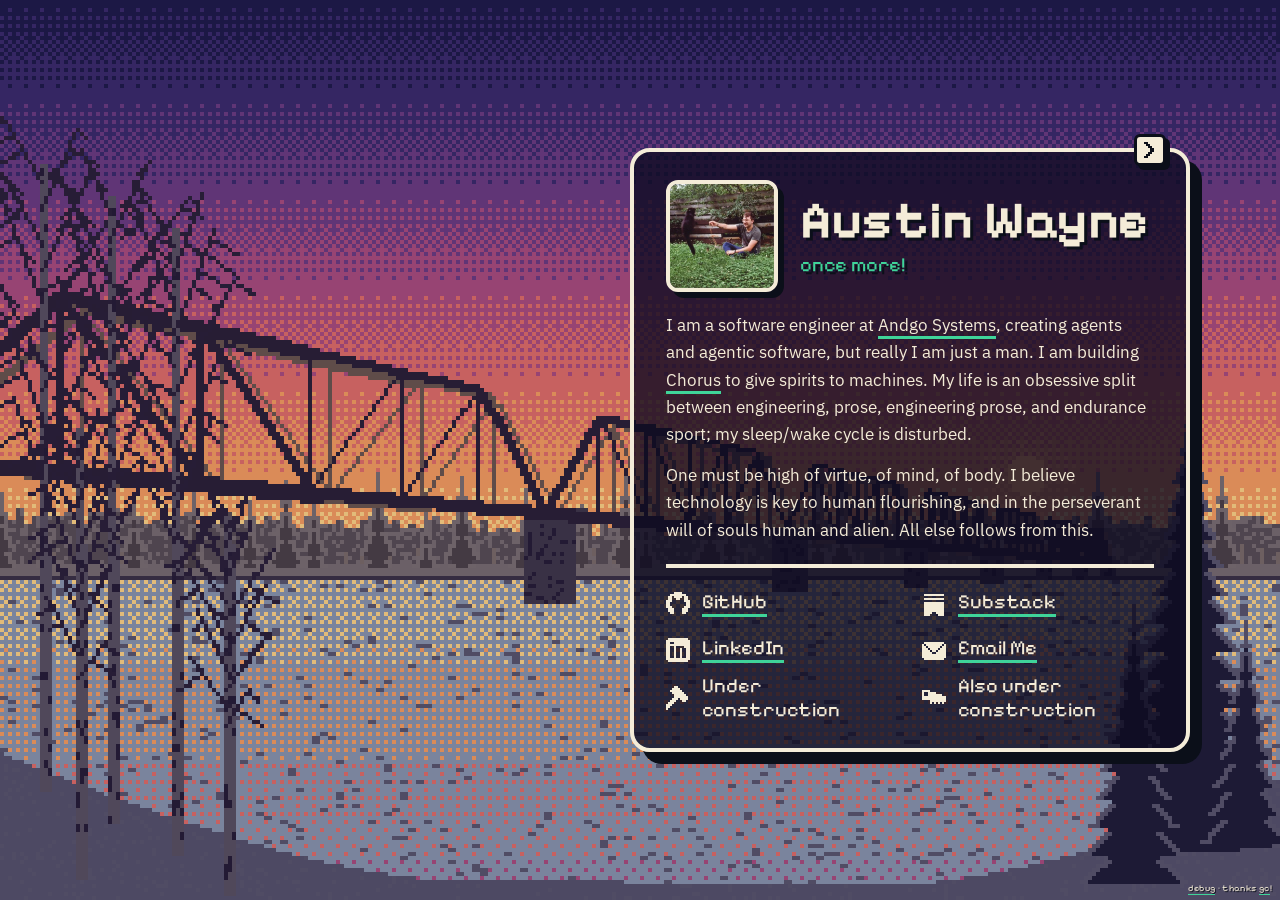
<file: index.html>
<!doctype html>
<html lang="en">
<head>
<meta charset="utf-8">
<meta name="viewport" content="width=device-width, initial-scale=1">
<title>Austin Wayne</title>
<meta name="description" content="Developer and writer.">
<meta property="og:type" content="website">
<meta property="og:url" content="https://xarillian.com/">
<meta property="og:site_name" content="xarillian">
<meta property="og:title" content="Austin Wayne">
<meta property="og:description" content="Developer and writer.">
<meta property="og:image" content="https://xarillian.com/images/preview.png">
<meta property="og:image:width" content="1200">
<meta property="og:image:height" content="630">
<meta property="og:image:alt" content="A pixel-art photo of Austin Wayne sitting in clover, playing with a black cat, beside his name.">
<meta name="twitter:card" content="summary_large_image">
<link rel="canonical" href="https://xarillian.com/">
<link rel="preconnect" href="https://fonts.googleapis.com">
<link rel="preconnect" href="https://fonts.gstatic.com" crossorigin>
<link href="https://fonts.googleapis.com/css2?family=Pixelify+Sans:wght@400;700&amp;family=IBM+Plex+Sans&amp;display=swap" rel="stylesheet">
<link rel="icon" type="image/png" sizes="32x32" href="favicon-32.png">
<link rel="icon" type="image/png" sizes="16x16" href="favicon-16.png">
<link rel="stylesheet" href="styles.css">
<script type="module" src="src/title_card/landing.js"></script>
</head>
<body>
<canvas id="river" aria-hidden="true"></canvas>
<main class="plaque">
  <button class="fold" type="button" aria-label="Collapse card" hidden>
    <svg viewBox="0 0 12 12" aria-hidden="true"><path d="M3 2h2v1H3zM4 3h2v1H4zM5 4h2v1H5zM6 5h2v2H6zM5 7h2v1H5zM4 8h2v1H4zM3 9h2v1H3z"/></svg>
  </button>
  <header>
    <img src="images/austin.webp" alt="">
    <h1>Austin Wayne</h1>
    <p>once more!</p>
  </header>
  <p>
    I am a software engineer at <a href="https://www.andgosystems.com">Andgo Systems</a>, creating agents and 
    agentic software, but really I am just a man. 
    I am building <a href="https://github.com/xarillian/chorus-llm">Chorus</a> to give spirits to machines. My life 
    is an obsessive split between engineering, prose, engineering prose, and endurance sport; my sleep/wake 
    cycle is disturbed.
  </p>
  <p>
    One must be high of virtue, of mind, of body. I believe technology is key to human flourishing, and 
    in the perseverant will of souls human and alien. All else follows from this.
  </p>
  <ul>
    <li><img src="images/icons/github.svg" alt=""><a href="https://github.com/xarillian" target="_blank" rel="noopener">GitHub</a></li>
    <li><img src="images/icons/substack.svg" alt=""><a href="https://substack.com/@xarillian" target="_blank" rel="noopener">Substack</a></li>
    <li><img src="images/icons/linkedin.svg" alt=""><a href="https://www.linkedin.com/in/austin-heinrich/" target="_blank" rel="noopener">LinkedIn</a></li>
    <li><img src="images/icons/email.svg" alt=""><a href="mailto:austinwheinrich@gmail.com" target="_blank" rel="noopener">Email Me</a></li>
    <li><img src="images/icons/hammer.svg" alt="">Under construction</li>
    <li><img src="images/icons/saw.svg" alt="">Also under construction</li>
  </ul>
</main>
<nav class="rail" aria-label="Links" hidden>
  <button class="unfold" type="button" aria-label="Expand card">
    <svg viewBox="0 0 12 12" aria-hidden="true"><path d="M7 2h2v1H7zM6 3h2v1H6zM5 4h2v1H5zM4 5h2v2H4zM5 7h2v1H5zM6 8h2v1H6zM7 9h2v1H7z"/></svg>
  </button>
</nav>
<p class="corner"><a href="?debug">debug</a> · thanks <a href="https://open.canada.ca/en/open-government-licence-canada" target="_blank" rel="noopener" title="Contains information licensed under the Open Government Licence – Canada">gc</a>!</p>
<aside class="almanac" aria-label="Sky conditions" hidden>
  <canvas></canvas>
  <button id="season" type="button"></button>
  <button id="weather" type="button"></button>
  <button id="time" type="button"></button>
  <button id="moon" type="button"></button>
  <button id="aurora" type="button"></button>
  <button id="stars" type="button"></button>
  <button id="gauge" type="button"></button>
  <button id="hole" type="button"></button>
  <button id="eater" type="button"></button>
  <button id="squatch" type="button"></button>
  <button id="fish" type="button"></button>
  <button id="train" type="button"></button>
</aside>
</body>
</html>
</file>
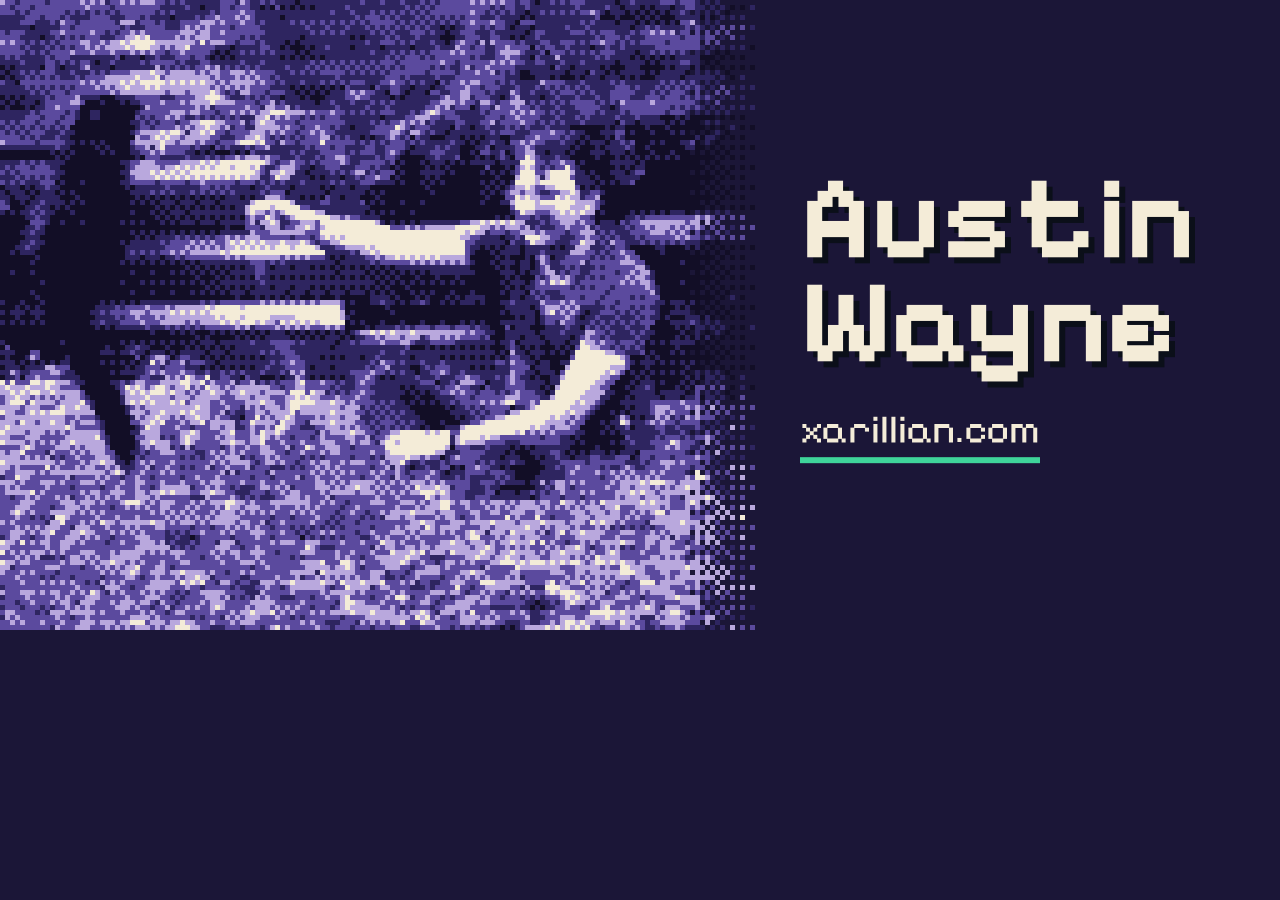
<file: preview/index.html>
<!doctype html>
<html lang="en">
<head>
<meta charset="utf-8">
<meta name="viewport" content="width=device-width, initial-scale=1">
<meta name="robots" content="noindex">
<title>Link preview</title>
<link rel="preconnect" href="https://fonts.googleapis.com">
<link rel="preconnect" href="https://fonts.gstatic.com" crossorigin>
<link href="https://fonts.googleapis.com/css2?family=Pixelify+Sans:wght@400;700&amp;display=swap" rel="stylesheet">
<link rel="icon" type="image/png" sizes="32x32" href="/favicon-32.png">
<link rel="stylesheet" href="/styles.css">
<link rel="stylesheet" href="/preview/preview.css">
<script type="module" src="/preview/preview.js"></script>
</head>
<body>
<main class="preview">
  <canvas width="152" height="126"></canvas>
  <div>
    <h1>Austin<br>Wayne</h1>
    <p>xarillian.com</p>
  </div>
</main>
</body>
</html>
</file>
<file: styles.css>
:root {
  --ink: #0b0f19;
  --paper: #f4ecd8;
  --lilac: #b9a8dd;
  --mint: #3fd49a;
  --dusk: #1b1637;

  --pixel: 'Pixelify Sans', monospace;
  --text: 'IBM Plex Sans', system-ui, sans-serif;
  --edge: 4px;
}

body {
  margin: 0;
  background: var(--dusk);
  color: var(--ink);
  font-family: var(--text);
}

/* Offset right on wide viewports so the near bridge spans and train remain uncovered on the left. */
body:has(.plaque) {
  min-height: 100vh;
  min-height: 100dvh;
  box-sizing: border-box;
  padding: 48px clamp(24px, 7vw, 128px) 48px 24px;
  display: flex;
  align-items: center;
  justify-content: flex-end;
  overflow-x: hidden;
}

a {
  color: inherit;
  text-decoration: none;
  border-bottom: 3px solid var(--mint);
}

button {
  font-family: var(--pixel);
  cursor: pointer;
}

a:hover,
button:hover {
  background: var(--mint);
  color: var(--ink);
}

a:focus-visible,
button:focus-visible {
  outline: 3px solid var(--mint);
  outline-offset: 3px;
}

#river {
  position: fixed;
  top: 0;
  left: 0;
  image-rendering: pixelated;
}

/* 0.78 alpha is the lowest opacity that keeps text above WCAG AA over pure white scene pixels (--paper 8.5:1, --mint 5.3:1). */
.plaque {
  --radius: 20px;
  position: relative;
  width: 100%;
  max-width: 560px;
  box-sizing: border-box;
  padding: 28px 32px 26px;
  display: flex;
  flex-direction: column;
  gap: 14px;
  background: rgb(14 11 32 / 0.78);
  color: var(--paper);
  border: var(--edge) solid var(--paper);
  border-radius: var(--radius);
  box-shadow: 12px 12px 0 var(--ink);
  transition:
    transform 0.35s cubic-bezier(0.4, 0, 0.2, 1),
    opacity 0.2s,
    visibility 0s;
}

.plaque.folded {
  transform: translateX(calc(100% + 140px));
  opacity: 0;
  visibility: hidden;
  transition:
    transform 0.35s cubic-bezier(0.4, 0, 0.2, 1),
    opacity 0.2s 0.1s,
    visibility 0s 0.35s;
}

.fold,
.unfold {
  position: absolute;
  top: -18px;
  width: 32px;
  height: 32px;
  padding: 0;
  display: flex;
  align-items: center;
  justify-content: center;
  background: var(--paper);
  color: var(--ink);
  border: 3px solid var(--ink);
  border-radius: 6px;
  box-shadow: 4px 4px 0 var(--ink);
}

.fold {
  right: 20px;
}

.unfold {
  left: 50%;
  transform: translateX(-50%);
}

/* Expands the 32px chip to a 44px touch target. */
.fold::after,
.unfold::after {
  content: '';
  position: absolute;
  inset: -6px;
}

.fold svg,
.unfold svg {
  width: 24px;
  height: 24px;
  fill: currentColor;
  shape-rendering: crispEdges;
}

.rail {
  position: fixed;
  right: 12px;
  top: 24px;
  padding: 24px 6px 6px;
  display: flex;
  flex-direction: column;
  align-items: center;
  gap: 4px;
  background: rgb(14 11 32 / 0.78);
  color: var(--paper);
  border: var(--edge) solid var(--paper);
  border-radius: 14px;
  box-shadow: 8px 8px 0 var(--ink);
  transform: translateX(calc(100% + 24px));
  opacity: 0;
  visibility: hidden;
  transition:
    transform 0.35s cubic-bezier(0.4, 0, 0.2, 1),
    opacity 0.2s,
    visibility 0s 0.35s;
}

.rail.here {
  transform: translateX(0);
  opacity: 1;
  visibility: visible;
  transition:
    transform 0.35s cubic-bezier(0.2, 0.8, 0.2, 1) 0.1s,
    opacity 0.2s 0.1s,
    visibility 0s;
}

.rail a {
  width: 44px;
  height: 44px;
  padding: 0;
  display: flex;
  align-items: center;
  justify-content: center;
  background: none;
  color: var(--paper);
  border: 0;
  border-radius: 8px;
}

.rail img {
  width: 24px;
  height: 24px;
  image-rendering: pixelated;
}

/* Turns the #f4ecd8 SVG icon paths dark against the --mint hover background. */
.rail a:hover img,
.rail a:focus-visible img {
  filter: brightness(0);
}

@media (prefers-reduced-motion: reduce) {
  .plaque.folded,
  .rail {
    transform: none;
  }

  .plaque,
  .rail.here {
    transition:
      opacity 0.12s,
      visibility 0s;
  }

  .plaque.folded,
  .rail {
    transition:
      opacity 0.12s,
      visibility 0s 0.12s;
  }
}

.plaque header {
  display: grid;
  grid-template-columns: auto minmax(0, 1fr);
  column-gap: 22px;
  align-items: center;
  margin-bottom: 6px;
}

.plaque header img {
  grid-row: 1 / 3;
  width: 112px;
  height: 112px;
  box-sizing: border-box;
  border: var(--edge) solid var(--paper);
  border-radius: 12px;
  object-fit: cover;
  box-shadow: 6px 6px 0 var(--ink);
}

h1 {
  margin: 0;
  font-family: var(--pixel);
  font-weight: 700;
  font-size: clamp(34px, 4.5vw, 52px);
  line-height: 1;
  letter-spacing: 0.01em;
}

.plaque h1 {
  align-self: end;
}

.plaque h1,
.plaque header p {
  text-shadow: 3px 3px 0 var(--ink);
}

.plaque header p {
  align-self: start;
  margin: 6px 0 0;
  font-family: var(--pixel);
  font-size: 20px;
  color: var(--mint);
}

.plaque > p {
  margin: 0;
  font-size: 17px;
  line-height: 1.6;
}

.plaque ul {
  margin: 6px 0 0;
  padding: 14px 0 0;
  list-style: none;
  display: grid;
  grid-template-columns: repeat(2, minmax(0, 1fr));
  column-gap: 24px;
  row-gap: 2px;
  border-top: var(--edge) solid var(--paper);
  font-family: var(--pixel);
  font-size: 20px;
}

.plaque li {
  position: relative;
  min-height: 44px;
  display: flex;
  align-items: center;
  flex-wrap: wrap;
  column-gap: 0.35em;
}

/* A row without a link is one run of text: it breaks beside its icon rather than dropping below it. */
.plaque li:not(:has(a)) {
  flex-wrap: nowrap;
}

/* 12x12 SVG icons rendered at 2x to keep integer pixel edges. */
.plaque li img {
  flex: none;
  width: 24px;
  height: 24px;
  margin-right: 0.25em;
  image-rendering: pixelated;
}

/* Expands the link hit target across the entire list item, including unlinked prefix words. */
.plaque li a::after {
  content: '';
  position: absolute;
  inset: 0;
}

@media (max-width: 900px) {
  body:has(.plaque) {
    padding-inline: 16px;
    justify-content: center;
  }
}

@media (max-width: 640px) {
  body:has(.plaque) {
    padding: 24px 16px 16px;
  }

  .plaque {
    --radius: 16px;
    padding: 16px 18px;
    gap: 8px;
  }

  .plaque header {
    column-gap: 14px;
    margin-bottom: 2px;
  }

  .plaque header img {
    width: clamp(60px, 18vw, 76px);
    height: clamp(60px, 18vw, 76px);
    border-radius: 10px;
    box-shadow: 4px 4px 0 var(--ink);
  }

  .plaque h1 {
    font-size: clamp(26px, 7.5vw, 34px);
  }

  .plaque header p {
    margin-top: 4px;
    font-size: 16px;
  }

  .plaque > p {
    font-size: 15px;
    line-height: 1.45;
  }

  .plaque ul {
    margin-top: 2px;
    padding-top: 6px;
    column-gap: 12px;
    row-gap: 0;
    font-size: 16px;
  }
}

/* ?debug instrument tiles: a pixel canvas over #river, with transparent hit targets laid over each tile. */
.almanac canvas {
  position: fixed;
  top: 0;
  left: 0;
  image-rendering: pixelated;
  pointer-events: none;
}

.almanac button {
  position: fixed;
  padding: 0;
  background: none;
  border: 0;
}

.almanac button:focus-visible {
  outline-offset: 2px;
}

.almanac button::after {
  padding: 2px 8px;
  background: var(--dusk);
  color: var(--paper);
  border: 2px solid var(--paper);
  font-family: var(--pixel);
  font-size: 15px;
  letter-spacing: 0.04em;
  white-space: nowrap;
  visibility: hidden;
}

.corner {
  position: fixed;
  right: 8px;
  bottom: 6px;
  margin: 0;
  color: var(--paper);
  font-family: var(--pixel);
  font-size: 9px;
  letter-spacing: 0.04em;
  text-shadow: 1px 1px 0 var(--ink);
}

.corner a {
  border-bottom-width: 1px;
}

.almanac button::after {
  content: attr(data-name);
  position: absolute;
  right: 0;
  bottom: calc(100% + 8px);
}

.almanac button:hover::after,
.almanac button:focus::after {
  visibility: visible;
}

.not-found {
  padding: 64px 24px;
  color: var(--paper);
}

.not-found h1 {
  margin-bottom: 20px;
}

.not-found p {
  margin: 0 0 12px;
  font-size: 17px;
  line-height: 1.6;
}

.not-found .home {
  text-align: center;
}

.not-found .status {
  margin-bottom: 8px;
  font-family: var(--pixel);
  font-size: 20px;
  color: var(--lilac);
}

[hidden] {
  display: none;
}
</file>
<file: preview/preview.css>
/* The link preview, 1200x630 in a window at least that wide and shrinking with narrower ones.
   Sizes are written in the 1200px design and multiplied by --px, one design pixel at the current width. */
.preview {
  position: relative;
  width: min(100%, 1200px);
  aspect-ratio: 1200 / 630;
  overflow: hidden;
  container-type: inline-size;
  background: var(--dusk);
  color: var(--paper);
  font-family: var(--pixel);
  line-height: 1;
}

.preview > * {
  --px: calc(100cqw / 1200);
  position: absolute;
}

.preview canvas {
  inset: 0 auto 0 0;
  width: calc(760 * var(--px));
  height: 100%;
  image-rendering: pixelated;
}

.preview div {
  left: calc(800 * var(--px));
  top: 50%;
  translate: 0 -50%;
}

.preview h1 {
  margin: 0;
  font-weight: 700;
  font-size: calc(118 * var(--px));
  line-height: 0.88;
  text-shadow: calc(6 * var(--px)) calc(6 * var(--px)) 0 var(--ink);
}

.preview p {
  width: fit-content;
  margin: calc(34 * var(--px)) 0 0;
  padding-bottom: calc(8 * var(--px));
  border-bottom: calc(6 * var(--px)) solid var(--mint);
  font-size: calc(40 * var(--px));
}
</file>
